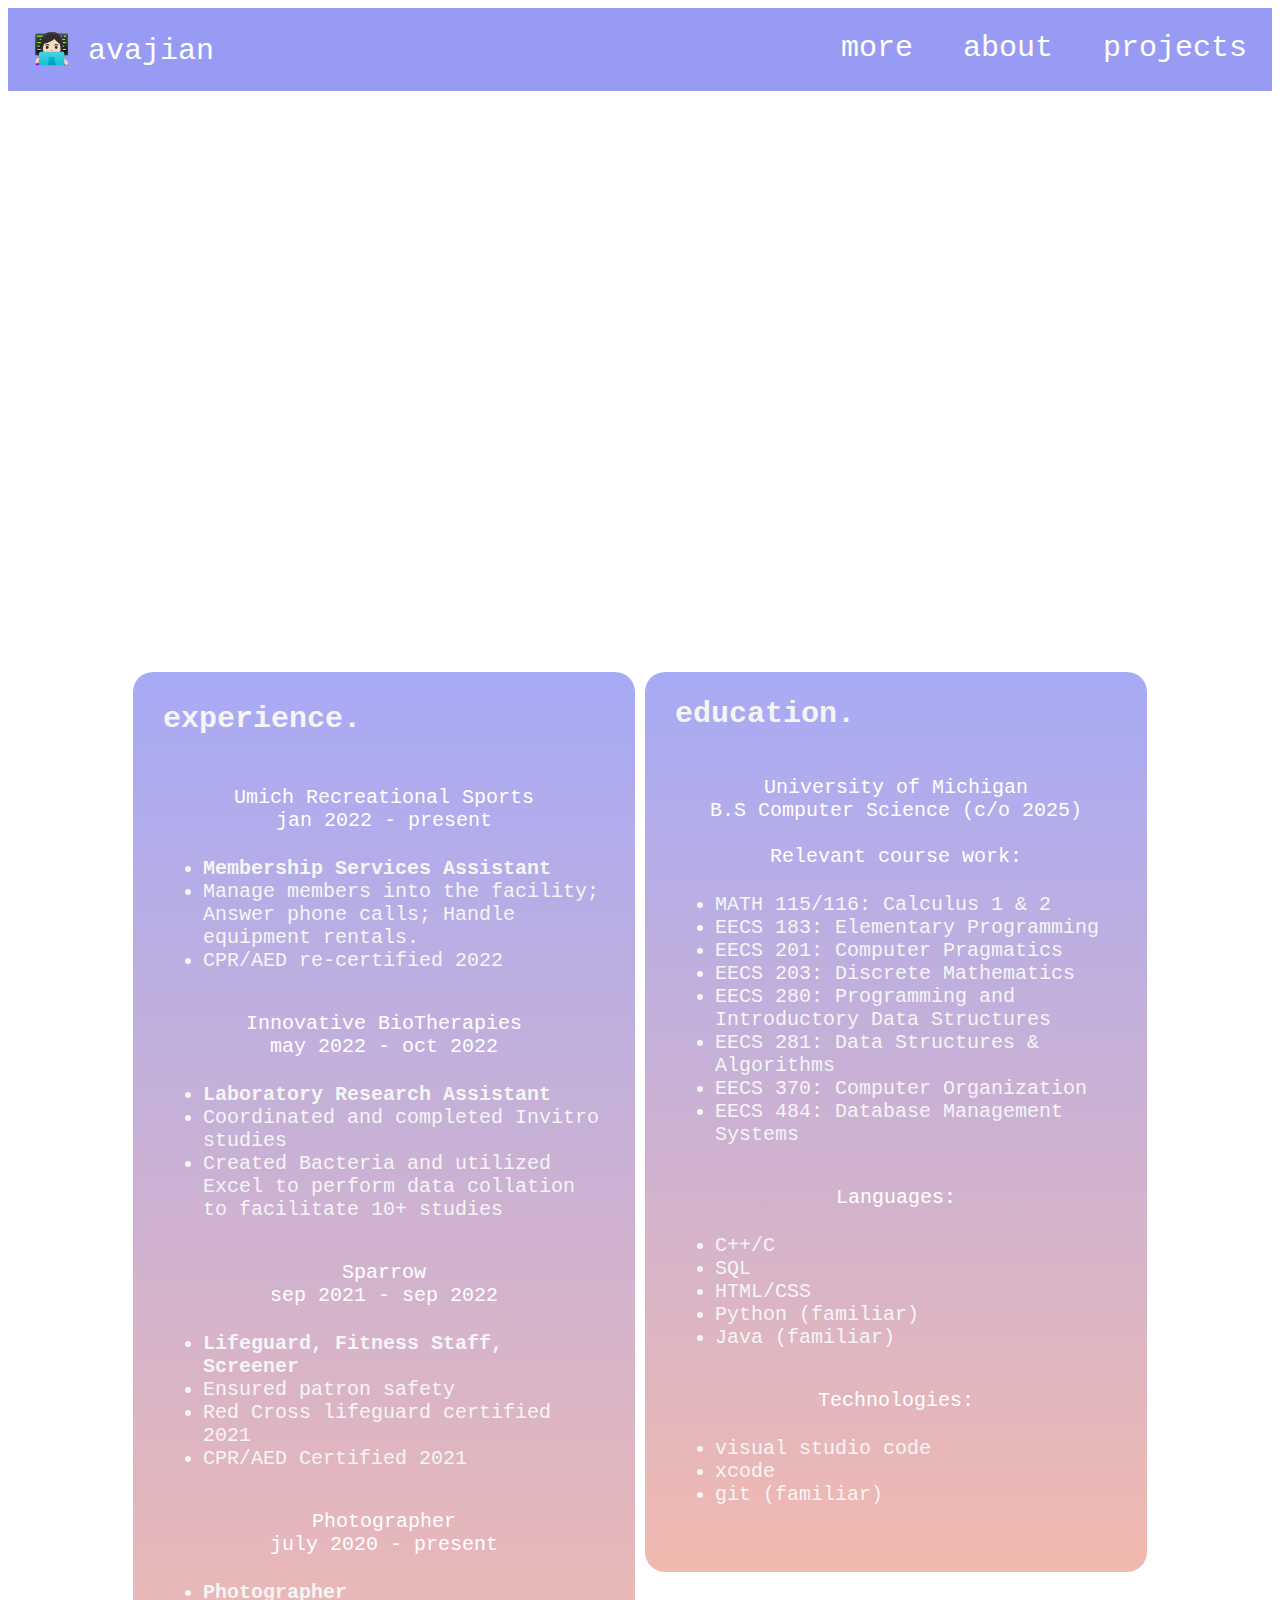
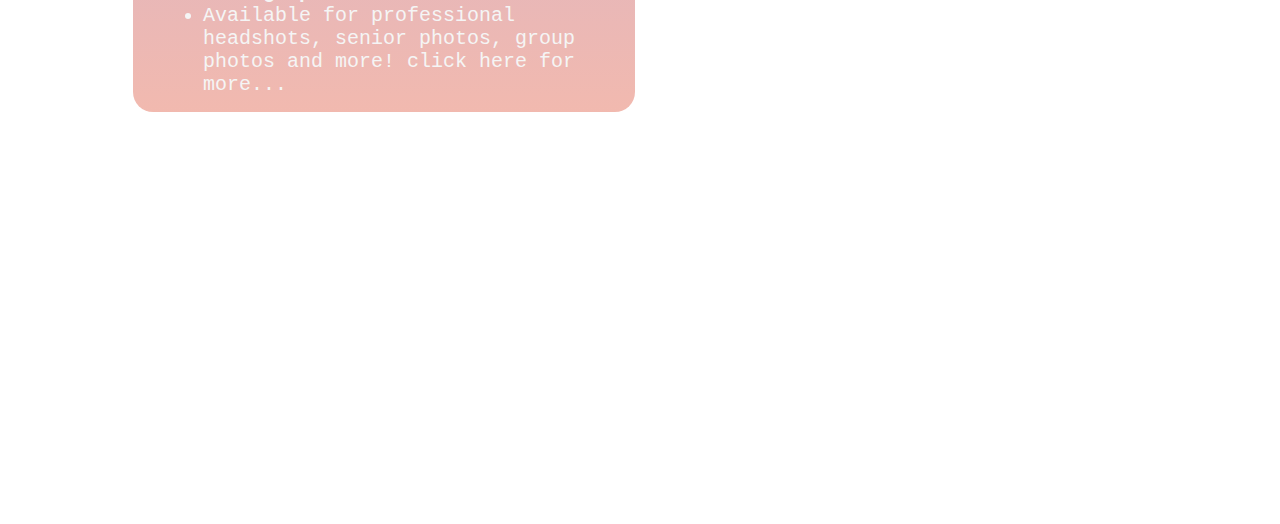
<file: home.html>
<!DOCTYPE html>
<html lang="en">
    <head>
        <meta charset="utf-8">
        <link rel="stylesheet" type="text/css" href="home.css" />
        <link rel="stylesheet" type="text/css" href="theme.css" />  
        <ul class="menu">
            <li class="ava"><a href="home.html">👩🏻‍💻 avajian </a></li>
            <li class="notava"><a href= "projects.html">projects</a></li>
            <li class="notava"><a href= "about_me.html">about</a></li>
            <li class="notava"><a href= "more.html">more</a></li>
       </ul>
        <title> welcome. </title>
    </head>
    
    <body>
        <h1> welcome.</h1>
        <p class="intro"> My name is Ava Schmidt and I'm a sophomore at the University of Michigan
            majoring in cs and minoring in ux design. <br> <br>connect w/ me: avajian@umich.edu </p>
         <p> view <a class="resume" href="https://lh3.googleusercontent.com/j8vaK4GfSHld550b3ZdfiL_PWDN449PT9zEd54K3DNxIgTHqVFAMYgCXFdh2oyIRfCUTIUBCdYVvrlufGRIEDz5dWbQ_PPZ39jV6x9kG125NcTl35t8wb2_n1SblR7ok7lm4G7bD=w2400" download="Ava_Schmidt_resume">resume</a> </p>

        <div class="row2">
            <div class="exp">
                <h3>experience.</h3>
                <p>Umich Recreational Sports <br> jan 2022 - present</p>
                <ul class="MSA">
                    <li class="role">Membership Services Assistant</li>
                    <li> Manage members into the facility; Answer phone calls; Handle equipment rentals.</li>
                    <li> CPR/AED re-certified 2022</li>
                </ul>
                <p>Innovative BioTherapies <br> may 2022 - oct 2022 </p>
                <ul class="IBT">
                    <li class ="role">Laboratory Research Assistant</li>
                    <li>Coordinated and completed Invitro studies </li>
                    <li> Created Bacteria and utilized Excel to perform 
                        data collation to facilitate 10+ studies</li>
                </ul>
                <p>Sparrow <br> sep 2021 - sep 2022 </p>
                <ul class="sparrow">
                    <li class="role">Lifeguard, Fitness Staff, Screener</li>
                    <li>Ensured patron safety</li>
                    <li>Red Cross lifeguard certified 2021</li>
                    <li>CPR/AED Certified 2021</li>
                    </ul>
                </ul>
                <p>Photographer <br> july 2020 - present</p>
                <ul class="photog">
                    <li class="role">Photographer</li>
                    <li>Available for professional headshots, senior photos, group photos and 
                        more! click here for more...
                    </li>
                </ul>
            </div>
            <div class="edu">
                <h2> education. </h2>
                <p>University of Michigan  <br> B.S Computer Science (c/o 2025) <br> <br> Relevant course work: </p>
                <ul class="coursework">
                    <li> MATH 115/116: Calculus 1 & 2 </li>
                    <li>EECS 183: Elementary Programming </li>
                    <li> EECS 201: Computer Pragmatics </li>
                    <li> EECS 203: Discrete Mathematics </li>
                    <li> EECS 280: Programming and Introductory Data Structures </li>
                    <li> EECS 281: Data Structures & Algorithms </li>
                    <li> EECS 370: Computer Organization </li>
                    <li> EECS 484: Database Management Systems </li>
                </ul>
                <p> Languages: </p>
                <ul class="languages">
                    <li> C++/C </li>
                    <li> SQL </li>
                    <li> HTML/CSS </li>
                    <li> Python (familiar)</li>
                    <li> Java (familiar)</li>
                </ul>
                <p> Technologies: </p>
                <ul class="technologies">
                    <li> visual studio code </li>
                    <li> xcode </li>
                    <li>git (familiar)</li>
                </ul>
            </div>
        </div>
    </body>

</html>
</file>
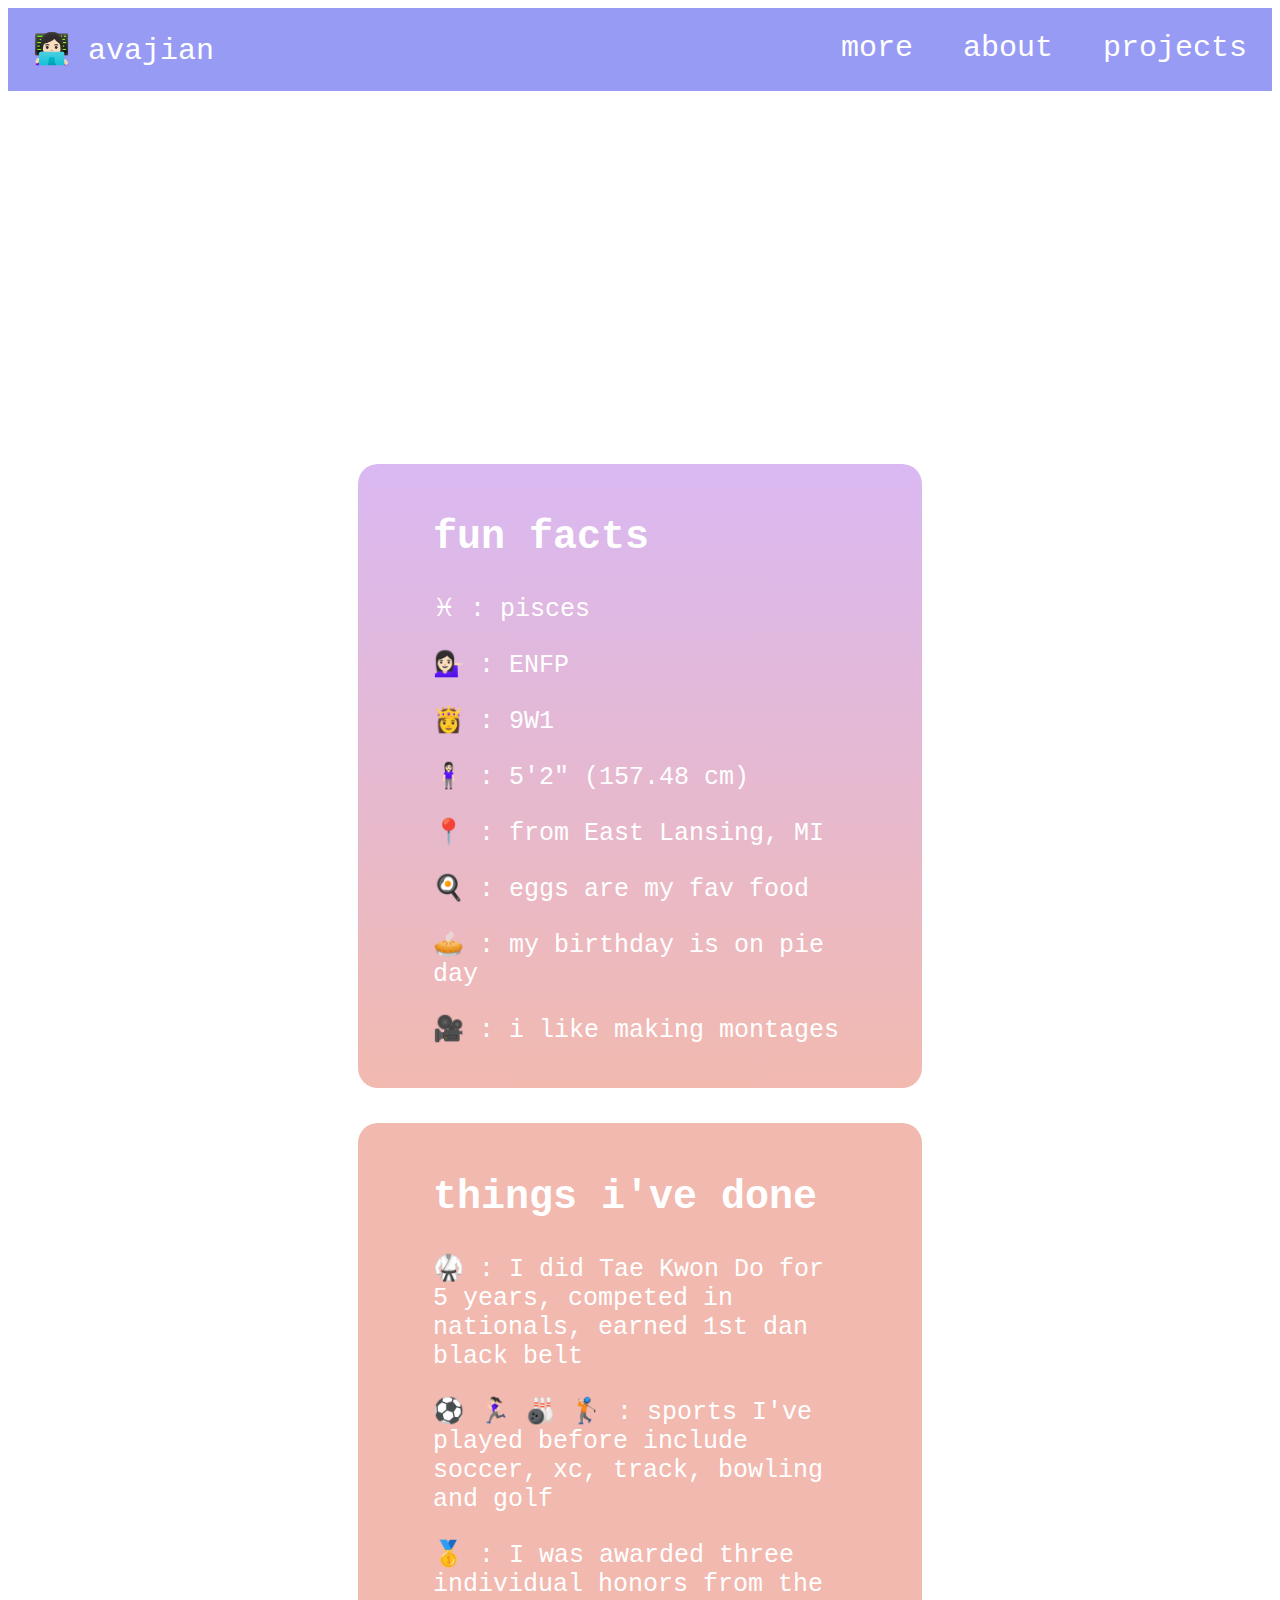
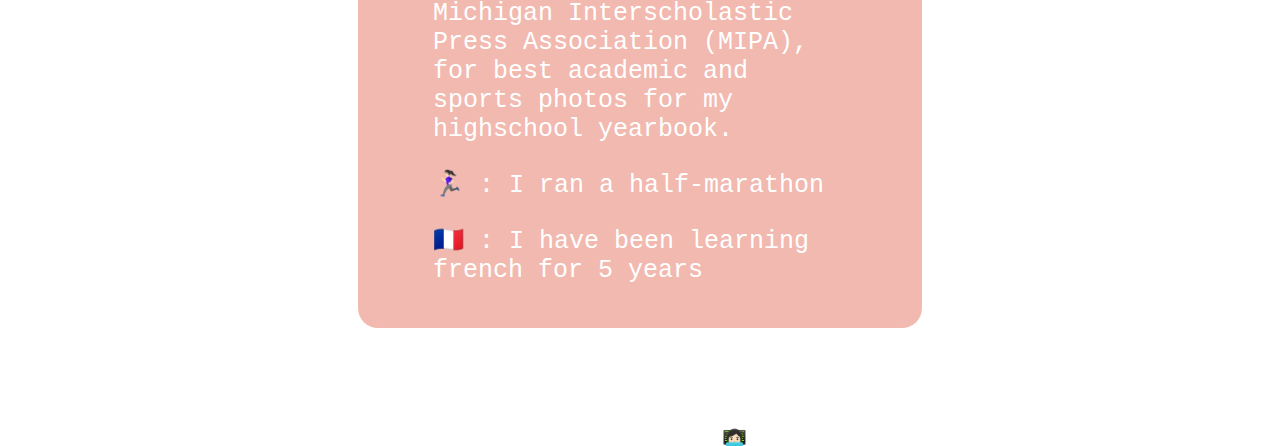
<file: more.html>
<!DOCTYPE html>
<html lang = "en">
    <head>
        <meta charset="utf-8">
        <link rel="stylesheet" type="text/css" href="more.css" /> 
        <link rel="stylesheet" type="text/css" href="theme.css" /> 
        <ul class="menu">
            <li class="ava"><a href="home.html">👩🏻‍💻 avajian </a></li>
            <li class="notava"><a href= "projects.html">projects</a></li>
            <li class="notava"><a href= "about_me.html">about</a></li>
            <li class="notava"><a href= "more.html">more</a></li>
       </ul>
        <title> more stuff about me </title>
    <head>
    <body>
        <h1> more. </h1>

        <div class="fun_facts"> 
            <br>
            <h2>fun facts </h2>
            <p> ♓︎ : pisces </p>
            <p> 💁🏻‍♀️ : ENFP </p>
            <p> 👸 : 9W1 </p>
            <p> 🧍🏻‍♀️ : 5'2" (157.48 cm)</p>
            <p> 📍 : from East Lansing, MI</p>
            <p> 🍳 : eggs are my fav food</p>
            <p> 🥧 : my birthday is on pie day</p>
            <p> 🎥 : i like making montages </p>
            <br>
        </div>

        <div class="thingsive">
            <br>
            <h2>things i've done </h2>
            <p> 🥋 : I did Tae Kwon Do for 5 years, competed in nationals, earned 1st dan black belt </p>
            <p> ⚽️ 🏃🏻‍♀️ 🎳 🏌🏻 : sports I've played before include soccer, xc, track, bowling and golf </p>
            <p> 🥇 : I was awarded three individual honors from the Michigan Interscholastic Press 
                Association (MIPA), for best academic and sports photos for my highschool yearbook. </p>
            <p> 🏃🏻‍♀️ : I ran a half-marathon </p>
            <p> 🇫🇷 : I have been learning french for 5 years</p>
            <br>
        </div>

        <div class="moremore">
            <p>more content to come...👩🏻‍💻</p>
        </div>
    </body>
</file>
<file: home.css>
h1 {
    color: white;
    font-size: 150px;
    text-align: center;
}

h1 + p {
    margin-top: -80px;
}

p {
    font-size: 20px;
    color: white;
    text-align: center;
    margin-bottom: 75px;
    font-family: monospace;
}

.intro {
    margin-right: 280px;
    margin-left: 280px;
    text-align: center;
}
p + ul {
    margin-top: -50px;
}

.resume {
    color: white;
}

.resume:hover {
    background-color: #cf8eea;
}

.exp li {
    margin-left: 30px;
    margin-right: 30px;
}

.edu li {
    margin-left: 30px;
    margin-right: 30px;
}

h2, h3 {
    color: whitesmoke;
    font-family: monospace;
    font-size: 30px;
    text-align: left;
    font-weight: 800;
    margin-left: 30px;;
}

.row2 {
    display: flex;
    flex-direction: row;
    justify-content: space-around;
}

.edu, .exp {
    color: whitesmoke;
    font-family: monospace;
    font-size: 20px;
    text-align: left;
    display: flex;
    flex-direction: column;
    box-shadow: 7px 7px rgb(255, 255, 255);
}

.edu {
    float: left;
    background: linear-gradient(to bottom, rgb(151, 155, 244, 0.85),rgb(239, 173, 161, 0.85));
    height: 900px;
    width: 510px;
    border-radius: 20px;
    margin-left: 5px;
    margin-right: 125px;
}

.exp {
    float: right;
    background: linear-gradient(to bottom, rgb(151, 155, 244, 0.85),rgb(239, 173, 161, 0.85));
    height: 1040px;
    width: 510px;
    border-radius: 20px;
    margin-right: 5px;
    margin-left: 125px;
    margin-bottom: 400px;
}

.role {
    color: whitesmoke;
    font-family: monospace;
    font-size: 20px;
    font-weight: 700;
}
</file>
<file: theme.css>
body {
    background-image: url("https://lh3.googleusercontent.com/G9M6m2Rqea1t7Bt92rgDwHPcDpW2j4Luf04tBdheEhibTjinMJaj9UcT-j9OTFjHoK3VPtqULRNHggkV-PJbKKLnXMyU-toNUEp8TPelGQlxg0tHjVVEzoySyVqcMAgfDsJwtV2H=w2400");
    background-size: cover;
}

.menu {
    list-style-type: none;
    box-shadow: 1px 1px rgb(255, 255, 255);
    margin: 0;
    padding: 0;
    background-color: rgb(151, 155, 244);
    overflow: hidden;
}

.notava{
    float: right;
}

.ava{
    float: left;
}

.menu li a {
    font-size: 30px;
    font-family: monospace;
    color: white;
    margin: 15px;
    display: block;
    text-align: center;
    padding: 8px 10px;
    text-decoration: none;
}

.menu li a:hover {
    background-color: #cf8eea;
}
</file>
<file: more.css>
h1 {
    color: white;
    font-size: 150px;
    text-align: center;
}

.fun_facts p, .thingsive p {
    color: white;
    font-size: 25px;
    text-align: left;
    font-family: monospace;
    margin-left: 75px;
    margin-right: 75px;
}

.fun_facts h2, .thingsive h2 {
    color: white;
    font-size: 40px;
    text-align: left;
    font-family: monospace;
    margin-left: 75px;
}

.fun_facts {
    background: linear-gradient(to bottom, rgb(211, 172, 240, 0.85),rgb(239, 173, 161, 0.85));
    box-shadow: 3px 3px rgb(255, 255, 255);
    height: auto;
    width: auto;
    margin-left: 350px;
    margin-right: 350px;
    margin-bottom: 35px;
    border-radius: 20px;
}

.thingsive {
    background: linear-gradient(to bottom, rgb(239, 173, 161, 0.85),rgb(239, 173, 161, 0.85));
    box-shadow: 3px 3px rgb(255, 255, 255);
    height: auto;
    width: auto;
    margin-left: 350px;
    margin-right: 350px;
    margin-bottom: 100px;;
    border-radius: 20px;
}

.moremore {
    color: white;
    font-size: 20px;
    text-align: center;
}
</file>
